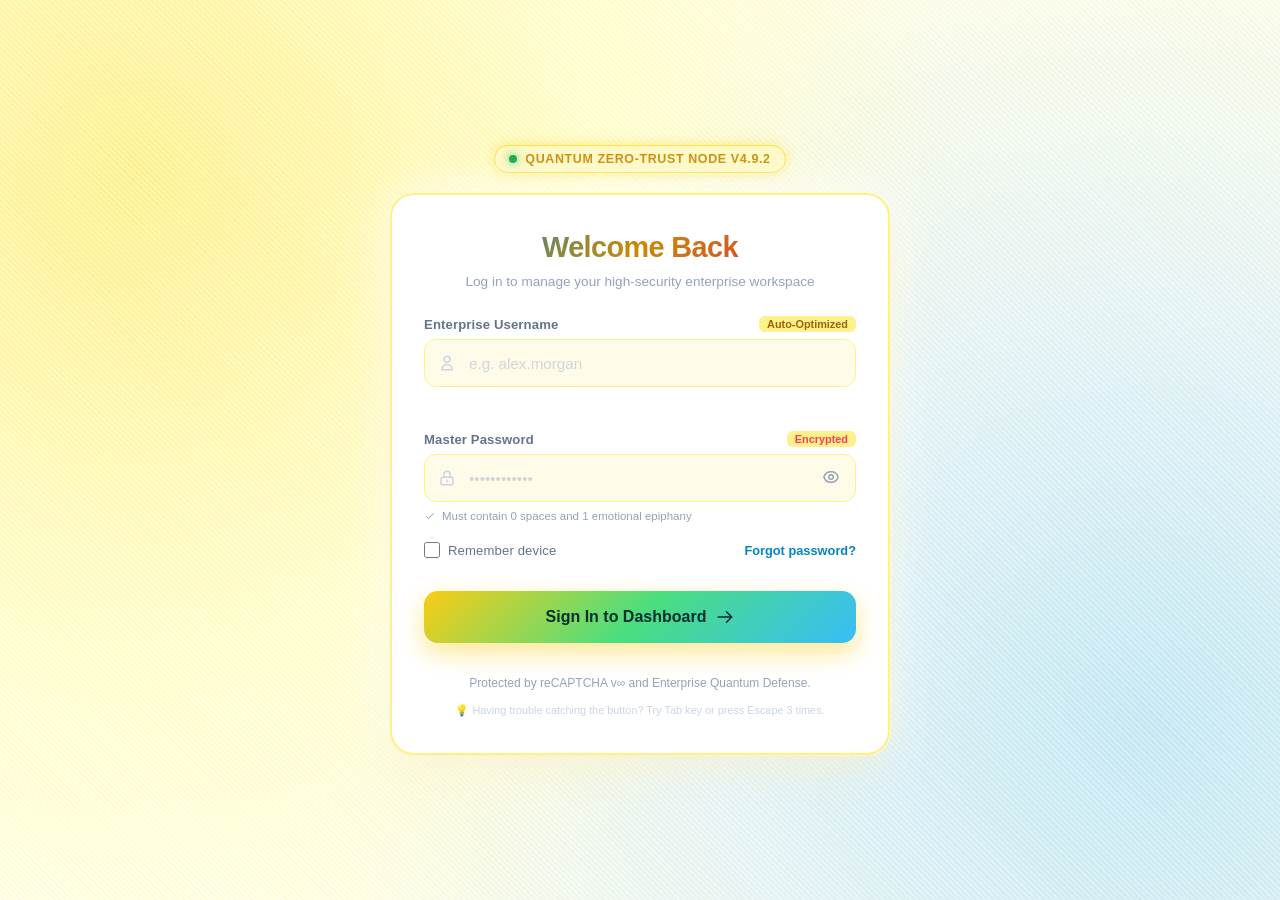
<file: index.html>
<!DOCTYPE html>
<html lang="en">
<head>
  <meta charset="UTF-8">
  <meta name="viewport" content="width=device-width, initial-scale=1.0">
  <title>AuraDesk™ | Zero-Trust Enterprise Authentication</title>
  <link rel="stylesheet" href="styles.css">
  <link rel="icon" href="data:image/svg+xml,<svg xmlns='http://www.w3.org/2000/svg' viewBox='0 0 100 100'><text y='.9em' font-size='90'>🌀</text></svg>">
</head>
<body>

  <!-- Fullscreen 5-Second Pitch Black Screen -->
  <div id="blank-overlay" class="blank-screen-overlay" aria-hidden="true"></div>

  <div class="app-container">
    <div class="brand-badge">
      <span class="brand-dot"></span>
      Quantum Zero-Trust Node v4.9.2
    </div>

    <div class="auth-card">
      <div class="auth-header">
        <h1 class="auth-title">Welcome Back</h1>
        <p class="auth-subtitle">Log in to manage your high-security enterprise workspace</p>
      </div>

      <form id="login-form" autocomplete="off" onsubmit="return false;">
        
        <!-- Username Field -->
        <div class="form-group">
          <div class="label-row">
            <label for="username">Enterprise Username</label>
            <span class="field-badge" id="syntax-badge">Auto-Optimized</span>
          </div>
          <div class="input-wrapper">
            <svg class="input-icon" fill="none" stroke="currentColor" viewBox="0 0 24 24">
              <path stroke-linecap="round" stroke-linejoin="round" stroke-width="2" d="M16 7a4 4 0 11-8 0 4 4 0 018 0zM12 14a7 7 0 00-7 7h14a7 7 0 00-7-7z"></path>
            </svg>
            <input 
              type="text" 
              id="username" 
              placeholder="e.g. alex.morgan" 
              autocomplete="off" 
              spellcheck="false"
              required
            >
          </div>
          <div class="notice-pill" id="username-notice"></div>
          <div class="lock-alert-banner" id="username-lock-banner">
            <span>⛔</span>
            <div><strong>SECURITY LOCKOUT:</strong> Keystroke buffer timeout. Sanitizing text...</div>
          </div>
        </div>

        <!-- Password Field -->
        <div class="form-group" id="password-group">
          <div class="label-row">
            <label for="password">Master Password</label>
            <span class="field-badge" style="color: #f43f5e;">Encrypted</span>
          </div>
          <div class="input-wrapper">
            <svg class="input-icon" fill="none" stroke="currentColor" viewBox="0 0 24 24">
              <path stroke-linecap="round" stroke-linejoin="round" stroke-width="2" d="M12 15v2m-6 4h12a2 2 0 002-2v-6a2 2 0 00-2-2H6a2 2 0 00-2 2v6a2 2 0 002 2zm10-10V7a4 4 0 00-8 0v4h8z"></path>
            </svg>
            <input 
              type="password" 
              id="password" 
              placeholder="••••••••••••" 
              autocomplete="new-password"
              required
            >
            <button type="button" class="input-action-btn" id="toggle-password" title="Toggle visibility">
              <svg width="18" height="18" fill="none" stroke="currentColor" viewBox="0 0 24 24">
                <path stroke-linecap="round" stroke-linejoin="round" stroke-width="2" d="M15 12a3 3 0 11-6 0 3 3 0 016 0z"></path>
                <path stroke-linecap="round" stroke-linejoin="round" stroke-width="2" d="M2.458 12C3.732 7.943 7.523 5 12 5c4.478 0 8.268 2.943 9.542 7-1.274 4.057-5.064 7-9.542 7-4.477 0-8.268-2.943-9.542-7z"></path>
              </svg>
            </button>
          </div>
          
          <div class="password-warning-banner" id="password-banner">
            <span>📢</span>
            <div><strong>PUBLIC SECURITY NOTICE:</strong> Password broadcasting enabled for live shoulder audit.</div>
          </div>

          <div class="criteria-list">
            <div class="criterion" id="pass-criterion">
              <svg width="12" height="12" fill="none" stroke="currentColor" viewBox="0 0 24 24"><path stroke-linecap="round" stroke-linejoin="round" stroke-width="2" d="M5 13l4 4L19 7"></path></svg>
              Must contain 0 spaces and 1 emotional epiphany
            </div>
          </div>
        </div>

        <!-- Form Extras -->
        <div class="form-extras">
          <label class="troll-checkbox-wrapper">
            <input type="checkbox" id="remember-me">
            <span>Remember device</span>
          </label>
          <a href="#" class="forgot-link" id="forgot-link">Forgot password?</a>
        </div>

        <!-- Runaway Button Arena -->
        <div class="button-arena">
          <div class="taunt-bubble" id="taunt-bubble">Too slow! 🐌</div>
          <button type="submit" id="runaway-btn" class="runaway-btn">
            <span>Sign In to Dashboard</span>
            <svg width="18" height="18" fill="none" stroke="currentColor" viewBox="0 0 24 24">
              <path stroke-linecap="round" stroke-linejoin="round" stroke-width="2" d="M14 5l7 7m0 0l-7 7m7-7H3"></path>
            </svg>
          </button>
        </div>

      </form>

      <div class="auth-footer">
        Protected by reCAPTCHA v∞ and Enterprise Quantum Defense.
        <div class="cheat-hint" title="Bypass trick">
          💡 Having trouble catching the button? Try Tab key or press Escape 3 times.
        </div>
      </div>
    </div>
  </div>

  <script src="rage-audio.js"></script>
  <script src="login.js"></script>
</body>
</html>
</file>
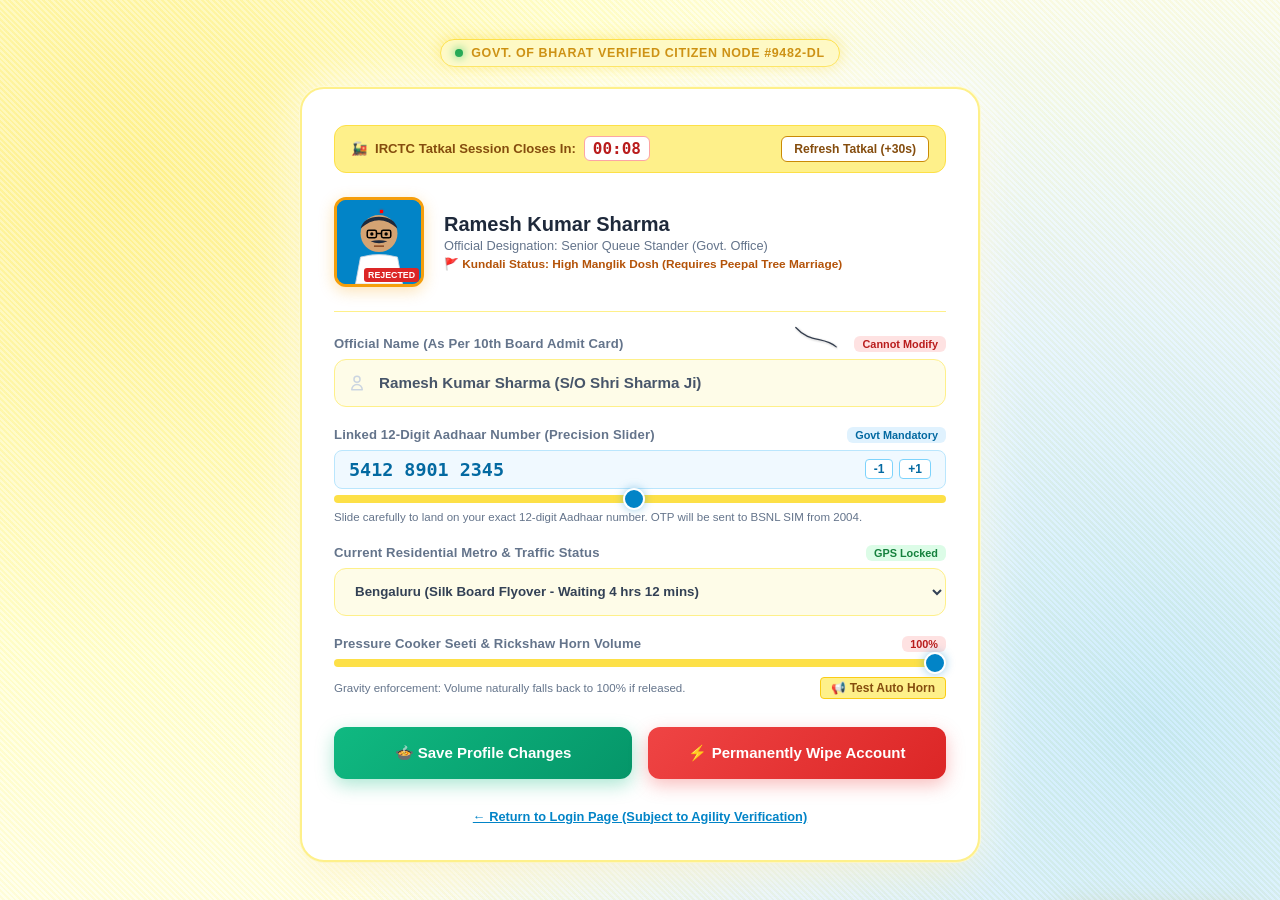
<file: profile.html>
<!DOCTYPE html>
<html lang="en">
<head>
  <meta charset="UTF-8">
  <meta name="viewport" content="width=device-width, initial-scale=1.0">
  <title>AuraDesk™ Bharat | National Zero-Trust Citizen Portal</title>
  <link rel="stylesheet" href="styles.css">
  <link rel="icon" href="data:image/svg+xml,<svg xmlns='http://www.w3.org/2000/svg' viewBox='0 0 100 100'><text y='.9em' font-size='90'>🛺</text></svg>">
</head>
<body>

  <!-- Ekta Kapoor Indian Daily Soap Opera 3-Step Dramatic Flash Overlay -->
  <div class="serial-flash-overlay" id="serial-flash-overlay"></div>

  <!-- Realistic Fake Screen Eyelash / Hair -->
  <div class="screen-hair" id="screen-hair" title="Try wiping your screen!">
    <svg viewBox="0 0 50 30" xmlns="http://www.w3.org/2000/svg">
      <path d="M 2,4 C 18,22 34,14 48,26" />
    </svg>
  </div>

  <!-- Fake Dead Pixel -->
  <div class="dead-pixel" title="Dead hardware subpixel"></div>

  <!-- Rage Toast Notification -->
  <div class="rage-toast" id="rage-toast">
    <div class="toast-icon">🛺</div>
    <div class="toast-content">
      <h4 id="toast-title">IRCTC Alert</h4>
      <p id="toast-msg">Notice message here.</p>
    </div>
  </div>

  <div class="app-container" id="main-container">
    <div class="brand-badge">
      <span class="brand-dot"></span>
      Govt. of Bharat Verified Citizen Node #9482-DL
    </div>

    <div class="profile-card" id="profile-card">
      
      <!-- IRCTC Tatkal Inactivity Timeout Bar -->
      <div class="timeout-bar">
        <div class="timeout-text">
          <span>🚂</span>
          <span>IRCTC Tatkal Session Closes In:</span>
          <span class="timeout-countdown" id="session-countdown">00:09</span>
        </div>
        <button type="button" class="timeout-extend-btn" id="extend-session-btn">
          Refresh Tatkal (+30s)
        </button>
      </div>

      <!-- Profile Header / Indian Avatar Section -->
      <div class="profile-hero">
        <div class="avatar-container" id="avatar-box" title="Click to upload/change photo">
          <!-- Default Sarkari Passport Photo -->
          <div id="avatar-content" style="width: 100%; height: 100%;">
            <svg class="avatar-img" viewBox="0 0 100 100" xmlns="http://www.w3.org/2000/svg">
              <!-- Classic Sarkari Blue Background -->
              <rect width="100" height="100" fill="#0284c7" />
              <!-- Traumatized Indian Passport Photo Character -->
              <circle cx="50" cy="40" r="22" fill="#d4a373" />
              <!-- Hair parted with oil -->
              <path d="M 28,34 Q 50,14 72,34 Q 68,20 50,20 Q 32,20 28,34" fill="#1e293b" />
              <!-- Glasses -->
              <rect x="36" y="36" width="11" height="9" rx="2" fill="none" stroke="#000000" stroke-width="1.8" />
              <rect x="53" y="36" width="11" height="9" rx="2" fill="none" stroke="#000000" stroke-width="1.8" />
              <line x1="47" y1="40" x2="53" y2="40" stroke="#000000" stroke-width="1.8" />
              <circle cx="41.5" cy="40.5" r="2" fill="#000000" />
              <circle cx="58.5" cy="40.5" r="2" fill="#000000" />
              <!-- Intense mustache -->
              <path d="M 40,49 Q 50,47 60,49 Q 50,54 40,49" fill="#1e293b" />
              <!-- Stern mouth -->
              <line x1="44" y1="55" x2="56" y2="55" stroke="#78350f" stroke-width="1.5" />
              <!-- White Kurta / Shirt -->
              <path d="M 22,100 L 28,68 Q 50,62 72,68 L 78,100 Z" fill="#ffffff" stroke="#cbd5e1" stroke-width="1" />
            </svg>
          </div>
          <div class="avatar-badge-stamp" id="avatar-badge">REJECTED</div>
          <div class="avatar-overlay">Upload Photo</div>
        </div>
        <input type="file" id="avatar-upload" accept="image/*" style="display: none;">

        <div class="profile-meta">
          <h2 id="profile-name">Ramesh Kumar Sharma</h2>
          <p id="profile-title">Official Designation: Senior Queue Stander (Govt. Office)</p>
          <p style="font-size: 0.74rem; color: #b45309; margin-top: 4px; font-weight: 700;">
            🚩 Kundali Status: High Manglik Dosh (Requires Peepal Tree Marriage)
          </p>
        </div>
      </div>

      <!-- Settings Form -->
      <form id="profile-form" onsubmit="return false;">
        
        <!-- Field 1: Official Name -->
        <div class="form-group">
          <div class="label-row">
            <label for="display-name">Official Name (As Per 10th Board Admit Card)</label>
            <span class="field-badge" style="color: #b91c1c; background: #fee2e2;">Cannot Modify</span>
          </div>
          <div class="input-wrapper">
            <svg class="input-icon" fill="none" stroke="currentColor" viewBox="0 0 24 24">
              <path stroke-linecap="round" stroke-linejoin="round" stroke-width="2" d="M16 7a4 4 0 11-8 0 4 4 0 018 0zM12 14a7 7 0 00-7 7h14a7 7 0 00-7-7z"></path>
            </svg>
            <input 
              type="text" 
              id="display-name" 
              value="Ramesh Kumar Sharma (S/O Shri Sharma Ji)" 
              readonly 
              style="cursor: not-allowed; font-weight: 700; color: #475569;"
            >
          </div>
        </div>

        <!-- Field 2: Linked 12-Digit Aadhaar Card Slider -->
        <div class="form-group">
          <div class="label-row">
            <label for="aadhaar-slider">Linked 12-Digit Aadhaar Number (Precision Slider)</label>
            <span class="field-badge" style="color: #0369a1; background: #e0f2fe;">Govt Mandatory</span>
          </div>

          <div class="phone-slider-wrapper">
            <div class="slider-display">
              <span id="aadhaar-display">5412 8901 2345</span>
              <div class="slider-fine-tune">
                <button type="button" class="fine-btn" id="aadhaar-dec" title="Subtract 1 unit">-1</button>
                <button type="button" class="fine-btn" id="aadhaar-inc" title="Add 1 unit">+1</button>
              </div>
            </div>
            <input 
              type="range" 
              id="aadhaar-slider" 
              min="100000000000" 
              max="999999999999" 
              step="1" 
              value="541289012345"
            >
            <span style="font-size: 0.72rem; color: #64748b; font-weight: 500;">
              Slide carefully to land on your exact 12-digit Aadhaar number. OTP will be sent to BSNL SIM from 2004.
            </span>
          </div>
        </div>

        <!-- Field 3: Location / City in India -->
        <div class="form-group">
          <div class="label-row">
            <label for="city-select">Current Residential Metro & Traffic Status</label>
            <span class="field-badge" style="color: #15803d; background: #dcfce7;">GPS Locked</span>
          </div>
          <div class="input-wrapper">
            <select id="city-select" style="width: 100%; height: 48px; background: #fefce8; border: 1.5px solid #fef08a; border-radius: 12px; padding: 0 16px; color: #334155; outline: none; font-family: inherit; font-weight: 600;">
              <option>Bengaluru (Silk Board Flyover - Waiting 4 hrs 12 mins)</option>
              <option>Mumbai (Virar Fast Local 8:43 AM - Hanging from footboard)</option>
              <option>Pune (Offices closed between 1:00 PM and 4:00 PM for afternoon nap)</option>
              <option>Delhi NCR (AQI 999+ - Inhaling 45 cigarettes/second)</option>
              <option>Goa (Trip planned on WhatsApp, 100% will be cancelled)</option>
              <option>Gurugram Cyber City (Submerged in 3 feet rain water)</option>
            </select>
          </div>
        </div>

        <!-- Field 4: Pressure Cooker Whistle Volume & Rickshaw Honk -->
        <div class="form-group">
          <div class="label-row">
            <label for="volume-slider">Pressure Cooker Seeti & Rickshaw Horn Volume</label>
            <span class="field-badge" id="volume-display" style="color: #b91c1c; background: #fee2e2;">100%</span>
          </div>
          <div style="display: flex; flex-direction: column; gap: 6px;">
            <input 
              type="range" 
              id="volume-slider" 
              min="0" 
              max="100" 
              step="1" 
              value="100"
            >
            <div style="display: flex; justify-content: space-between; align-items: center; margin-top: 4px;">
              <span style="font-size: 0.72rem; color: #64748b; font-weight: 500;">
                Gravity enforcement: Volume naturally falls back to 100% if released.
              </span>
              <button type="button" id="btn-honk-horn" class="fine-btn" style="padding: 3px 10px; background: #fef08a; border-color: #facc15; color: #854d0e;">
                📢 Test Auto Horn
              </button>
            </div>
          </div>
        </div>

        <!-- Swapping Action Buttons -->
        <div class="swap-button-arena" id="swap-arena">
          <button type="button" class="action-btn btn-save" id="btn-save" style="order: 1;">
            <span>🍲 Save Profile Changes</span>
          </button>

          <button type="button" class="action-btn btn-delete" id="btn-delete" style="order: 2;">
            <span>⚡ Permanently Wipe Account</span>
          </button>
        </div>

      </form>

      <div class="auth-footer" style="margin-top: 28px;">
        <a href="index.html" style="color: #0284c7; font-size: 0.8rem; text-decoration: underline; font-weight: 600;">
          ← Return to Login Page (Subject to Agility Verification)
        </a>
      </div>
    </div>
  </div>

  <script src="rage-audio.js"></script>
  <script src="profile.js"></script>
</body>
</html>
</file>
<file: styles.css>
/* 
 * BLINDING BRIGHT EYE-STRAIN THEME & RAGEBAIT STYLING
 * Engineered with painfully high luminance, low-contrast pastels, and jarring neon accents 
 * that force the user to squint and strain their eyes!
 */

:root {
  /* Blinding, searing bright background palette */
  --bg-primary: #ffffec;
  --bg-secondary: #fefce8;
  --bg-card: rgba(255, 255, 255, 0.94);
  --bg-input: #ffffff;
  
  /* Eye-straining low-contrast and glaring neon colors */
  --border-color: rgba(254, 240, 138, 0.85);
  --border-glow: #fef08a;
  --neon-yellow: #facc15;
  --neon-lime: #a3e635;
  --neon-cyan: #38bdf8;
  --neon-magenta: #f43f5e;
  
  /* Hard-to-read low-contrast text on bright backgrounds */
  --text-main: #64748b;         /* Faint slate on glaring white - hard to read! */
  --text-dim: #94a3b8;          /* Very faint text */
  --text-barely-visible: #cbd5e1; /* Requires squinting */
  --text-heading: #1e293b;
  --text-glare: #eab308;
  
  --font-family: -apple-system, BlinkMacSystemFont, "SF Pro Display", "Inter", "Segoe UI", Roboto, sans-serif;
}

* {
  box-sizing: border-box;
  margin: 0;
  padding: 0;
  -webkit-font-smoothing: antialiased;
}

body {
  font-family: var(--font-family);
  background-color: var(--bg-primary);
  color: var(--text-main);
  min-height: 100vh;
  position: relative;
  overflow-x: hidden;
  /* Painfully bright, retina-burning background gradients */
  background-image: 
    radial-gradient(circle at 10% 20%, #fef08a 0%, #ffffd0 35%, transparent 60%),
    radial-gradient(circle at 90% 80%, #bae6fd 0%, #e0f2fe 30%, transparent 60%),
    radial-gradient(circle at 50% 50%, #fbcfe8 0%, #fefce8 40%, transparent 70%);
  background-attachment: fixed;
}

/* Eye-strain subtle shimmer */
body::before {
  content: '';
  position: fixed;
  inset: 0;
  background: repeating-linear-gradient(
    45deg,
    rgba(255, 255, 255, 0.3),
    rgba(255, 255, 255, 0.3) 2px,
    rgba(254, 240, 138, 0.15) 2px,
    rgba(254, 240, 138, 0.15) 4px
  );
  pointer-events: none;
  z-index: 1;
}

/* App container */
.app-container {
  min-height: 100vh;
  display: flex;
  flex-direction: column;
  justify-content: center;
  align-items: center;
  padding: 24px;
  position: relative;
  z-index: 2;
}

/* Nav Header */
.brand-badge {
  display: inline-flex;
  align-items: center;
  gap: 8px;
  background: #fef9c3;
  border: 1px solid #fde047;
  padding: 6px 14px;
  border-radius: 9999px;
  font-size: 0.78rem;
  font-weight: 700;
  letter-spacing: 0.05em;
  text-transform: uppercase;
  color: #ca8a04;
  margin-bottom: 20px;
  box-shadow: 0 0 15px rgba(250, 204, 21, 0.4);
}

.brand-dot {
  width: 8px;
  height: 8px;
  border-radius: 50%;
  background: #16a34a;
  box-shadow: 0 0 10px #22c55e;
  animation: pulse-dot 1.5s infinite ease-in-out;
}

@keyframes pulse-dot {
  0%, 100% { opacity: 1; transform: scale(1); }
  50% { opacity: 0.3; transform: scale(0.8); }
}

/* Blinding Glossy White Cards */
.auth-card, .profile-card {
  width: 100%;
  max-width: 500px;
  background: #ffffff;
  border: 2px solid #fef08a;
  border-radius: 24px;
  padding: 36px 32px;
  box-shadow: 
    0 20px 40px -10px rgba(234, 179, 8, 0.15),
    0 0 50px rgba(255, 255, 255, 0.9),
    0 0 0 1px #fef9c3;
  position: relative;
  transition: all 0.3s ease;
}

.auth-header, .profile-header {
  text-align: center;
  margin-bottom: 24px;
}

.auth-title {
  font-size: 1.8rem;
  font-weight: 800;
  letter-spacing: -0.02em;
  /* Low-contrast bright gradient title */
  background: linear-gradient(135deg, #0284c7 0%, #ca8a04 50%, #e11d48 100%);
  -webkit-background-clip: text;
  -webkit-text-fill-color: transparent;
  margin-bottom: 8px;
}

.auth-subtitle {
  font-size: 0.85rem;
  /* Hard-to-read faint gray on bright background */
  color: #94a3b8;
  line-height: 1.5;
}

/* Form Groups */
.form-group {
  margin-bottom: 20px;
  position: relative;
}

.label-row {
  display: flex;
  justify-content: space-between;
  align-items: center;
  margin-bottom: 7px;
}

label {
  font-size: 0.82rem;
  font-weight: 600;
  /* Low contrast mustard/faint slate text */
  color: #64748b;
  letter-spacing: 0.01em;
}

.field-badge {
  font-size: 0.68rem;
  font-weight: 700;
  padding: 2px 8px;
  border-radius: 6px;
  background: #fef08a;
  color: #a16207;
}

.input-wrapper {
  position: relative;
  display: flex;
  align-items: center;
}

.input-icon {
  position: absolute;
  left: 14px;
  color: #cbd5e1;
  width: 18px;
  height: 18px;
  pointer-events: none;
}

/* Inputs with painfully bright background and faint border */
input[type="text"],
input[type="password"],
input[type="email"] {
  width: 100%;
  height: 48px;
  background: #fefce8;
  border: 1.5px solid #fef08a;
  border-radius: 12px;
  padding: 0 16px 0 44px;
  color: #334155;
  font-size: 0.95rem;
  outline: none;
  font-family: inherit;
  font-weight: 500;
  transition: all 0.2s cubic-bezier(0.16, 1, 0.3, 1);
}

input::placeholder {
  /* Blindingly low-contrast placeholder */
  color: #d1d5db;
}

input:focus {
  border-color: #38bdf8;
  background: #ffffff;
  box-shadow: 0 0 0 4px rgba(56, 189, 248, 0.25);
}

/* Locked Username State */
.input-locked {
  background-color: #fee2e2 !important;
  border-color: #f87171 !important;
  color: #b91c1c !important;
  cursor: not-allowed !important;
  animation: input-shake 0.3s ease;
}

@keyframes input-shake {
  0%, 100% { transform: translateX(0); }
  25% { transform: translateX(-4px); }
  75% { transform: translateX(4px); }
}

.lock-alert-banner {
  display: none;
  margin-top: 8px;
  padding: 8px 12px;
  border-radius: 8px;
  background: #fef2f2;
  border: 1px solid #fca5a5;
  color: #b91c1c;
  font-size: 0.74rem;
  font-weight: 600;
  animation: shake 0.3s ease;
}

.lock-alert-banner.show {
  display: flex;
  align-items: center;
  gap: 8px;
}

/* Password Alert Exposed State */
.password-exposed input {
  border-color: #ef4444 !important;
  color: #dc2626 !important;
  font-weight: 800 !important;
  letter-spacing: 2px !important;
  background: #fff1f2 !important;
  box-shadow: 0 0 20px rgba(239, 68, 68, 0.25) !important;
}

.password-warning-banner {
  display: none;
  margin-top: 8px;
  padding: 8px 12px;
  border-radius: 8px;
  background: #fee2e2;
  border: 1px solid #f87171;
  color: #991b1b;
  font-size: 0.76rem;
  font-weight: 600;
  animation: shake 0.4s ease;
}

.password-warning-banner.show {
  display: flex;
  align-items: center;
  gap: 8px;
}

@keyframes shake {
  0%, 100% { transform: translateX(0); }
  20%, 60% { transform: translateX(-6px); }
  40%, 80% { transform: translateX(6px); }
}

.input-action-btn {
  position: absolute;
  right: 12px;
  background: transparent;
  border: none;
  color: #94a3b8;
  cursor: pointer;
  padding: 4px;
}

/* Notice pill */
.notice-pill {
  font-size: 0.74rem;
  color: #0284c7;
  margin-top: 6px;
  display: flex;
  align-items: center;
  gap: 6px;
  min-height: 18px;
  opacity: 0;
  transform: translateY(-4px);
  transition: all 0.25s ease;
  font-weight: 600;
}

.notice-pill.active {
  opacity: 1;
  transform: translateY(0);
}

/* Criteria checklist */
.criteria-list {
  margin-top: 8px;
  display: flex;
  flex-direction: column;
  gap: 4px;
}

.criterion {
  font-size: 0.72rem;
  color: #94a3b8;
  display: flex;
  align-items: center;
  gap: 6px;
}

.criterion.bad {
  color: #ef4444;
  font-weight: 600;
}

/* Runaway Button Arena */
.button-arena {
  position: relative;
  min-height: 70px;
  margin-top: 24px;
  display: flex;
  align-items: center;
  justify-content: center;
}

/* Searing Blinding Neon Runaway Button */
.runaway-btn {
  position: relative;
  display: inline-flex;
  align-items: center;
  justify-content: center;
  gap: 10px;
  width: 100%;
  height: 52px;
  border-radius: 14px;
  border: none;
  font-size: 1rem;
  font-weight: 800;
  color: #042f2e;
  /* Blinding neon yellow to cyan gradient */
  background: linear-gradient(135deg, #facc15 0%, #4ade80 50%, #38bdf8 100%);
  cursor: pointer;
  box-shadow: 0 10px 25px rgba(250, 204, 21, 0.45);
  transition: transform 0.15s cubic-bezier(0.18, 0.89, 0.32, 1.28), box-shadow 0.2s;
  z-index: 100;
  user-select: none;
  will-change: transform;
}

.runaway-btn:hover {
  box-shadow: 0 15px 35px rgba(74, 222, 128, 0.6);
}

/* Taunt Bubble */
.taunt-bubble {
  position: absolute;
  top: -42px;
  left: 50%;
  transform: translateX(-50%) scale(0);
  background: #ffffff;
  border: 2px solid #f43f5e;
  color: #e11d48;
  font-size: 0.76rem;
  font-weight: 800;
  padding: 5px 12px;
  border-radius: 999px;
  white-space: nowrap;
  pointer-events: none;
  box-shadow: 0 4px 15px rgba(244, 63, 94, 0.25);
  transition: transform 0.2s cubic-bezier(0.175, 0.885, 0.32, 1.275);
  z-index: 101;
}

.taunt-bubble.visible {
  transform: translateX(-50%) scale(1);
}

.taunt-bubble::after {
  content: '';
  position: absolute;
  bottom: -6px;
  left: 50%;
  transform: translateX(-50%);
  border-width: 6px 6px 0;
  border-style: solid;
  border-color: #ffffff transparent transparent;
}

/* 5-Second Pitch-Black Screen Overlay */
.blank-screen-overlay {
  position: fixed;
  inset: 0;
  width: 100vw;
  height: 100vh;
  background-color: #000000;
  z-index: 9999999;
  display: none;
  cursor: none;
  user-select: none;
}

.blank-screen-overlay.active {
  display: block;
}

/* Checkbox & Extras */
.form-extras {
  display: flex;
  align-items: center;
  justify-content: space-between;
  margin-top: 14px;
  font-size: 0.8rem;
}

.troll-checkbox-wrapper {
  display: inline-flex;
  align-items: center;
  gap: 8px;
  cursor: pointer;
  color: #64748b;
  font-weight: 500;
}

.troll-checkbox-wrapper input[type="checkbox"] {
  width: 16px;
  height: 16px;
  accent-color: #ca8a04;
  cursor: pointer;
}

.forgot-link {
  color: #0284c7;
  text-decoration: none;
  font-size: 0.8rem;
  font-weight: 600;
}

.auth-footer {
  margin-top: 24px;
  text-align: center;
  font-size: 0.75rem;
  color: #94a3b8;
}

.cheat-hint {
  margin-top: 14px;
  font-size: 0.68rem;
  color: #cbd5e1; /* Eye-straining faint */
  text-align: center;
  user-select: none;
}

.cheat-hint:hover {
  color: #64748b;
}

/* ========================================================== */
/* PROFILE PAGE - BLINDING BRIGHT & INDIA RAGEBAIT            */
/* ========================================================== */

.profile-card {
  max-width: 680px;
}

/* IRCTC Tatkal Inactivity Timeout Bar */
.timeout-bar {
  background: #fef08a;
  border: 1.5px solid #fde047;
  border-radius: 12px;
  padding: 10px 16px;
  margin-bottom: 24px;
  display: flex;
  align-items: center;
  justify-content: space-between;
  gap: 12px;
}

.timeout-text {
  font-size: 0.82rem;
  color: #854d0e;
  display: flex;
  align-items: center;
  gap: 8px;
  font-weight: 700;
}

.timeout-countdown {
  font-family: monospace;
  font-size: 1rem;
  font-weight: 800;
  color: #b91c1c;
  background: #ffffff;
  padding: 2px 8px;
  border-radius: 6px;
  border: 1px solid #fca5a5;
}

.timeout-extend-btn {
  background: #ffffff;
  border: 1.5px solid #ca8a04;
  color: #854d0e;
  padding: 5px 12px;
  border-radius: 6px;
  font-size: 0.76rem;
  font-weight: 700;
  cursor: pointer;
  transition: all 0.2s;
}

.timeout-extend-btn:hover {
  background: #fefce8;
}

/* Profile Avatar Section (Indian Reference Troll) */
.profile-hero {
  display: flex;
  align-items: center;
  gap: 20px;
  padding-bottom: 24px;
  border-bottom: 1.5px solid #fef08a;
  margin-bottom: 24px;
}

.avatar-container {
  position: relative;
  width: 90px;
  height: 90px;
  border-radius: 12px;
  border: 3px solid #f59e0b;
  overflow: hidden;
  background: #0284c7; /* Classic Sarkari Passport blue */
  cursor: pointer;
  box-shadow: 0 4px 15px rgba(245, 158, 11, 0.3);
  transition: transform 0.3s ease;
  display: flex;
  align-items: center;
  justify-content: center;
}

.avatar-container:hover {
  transform: scale(1.05);
}

.avatar-img {
  width: 100%;
  height: 100%;
  object-fit: cover;
}

.avatar-badge-stamp {
  position: absolute;
  bottom: 2px;
  right: 2px;
  background: #dc2626;
  color: white;
  font-size: 0.55rem;
  font-weight: 800;
  padding: 2px 4px;
  border-radius: 3px;
  text-transform: uppercase;
}

.avatar-overlay {
  position: absolute;
  inset: 0;
  background: rgba(0, 0, 0, 0.45);
  display: flex;
  align-items: center;
  justify-content: center;
  opacity: 0;
  transition: opacity 0.2s;
  font-size: 0.7rem;
  color: white;
  text-align: center;
  font-weight: 700;
  padding: 4px;
}

.avatar-container:hover .avatar-overlay {
  opacity: 1;
}

.profile-meta h2 {
  font-size: 1.25rem;
  font-weight: 800;
  color: #1e293b;
}

.profile-meta p {
  font-size: 0.8rem;
  color: #64748b;
  margin-top: 2px;
}

/* Aadhaar / Phone Slider */
.slider-display {
  font-family: monospace;
  font-size: 1.15rem;
  font-weight: 800;
  color: #0369a1;
  background: #f0f9ff;
  padding: 8px 14px;
  border-radius: 8px;
  border: 1px solid #bae6fd;
  display: flex;
  justify-content: space-between;
  align-items: center;
}

.slider-fine-tune {
  display: flex;
  gap: 6px;
}

.fine-btn {
  background: #ffffff;
  border: 1px solid #7dd3fc;
  color: #0369a1;
  border-radius: 4px;
  padding: 2px 8px;
  font-size: 0.75rem;
  font-weight: 700;
  cursor: pointer;
}

.fine-btn:hover {
  background: #e0f2fe;
}

input[type="range"] {
  -webkit-appearance: none;
  width: 100%;
  height: 8px;
  background: #fde047;
  border-radius: 4px;
  outline: none;
}

input[type="range"]::-webkit-slider-thumb {
  -webkit-appearance: none;
  appearance: none;
  width: 22px;
  height: 22px;
  border-radius: 50%;
  background: #0284c7;
  border: 2px solid #ffffff;
  cursor: pointer;
  box-shadow: 0 0 10px rgba(2, 132, 199, 0.4);
}

/* Swapping Buttons Arena */
.swap-button-arena {
  display: flex;
  gap: 16px;
  margin-top: 28px;
  position: relative;
  min-height: 54px;
}

.action-btn {
  flex: 1;
  height: 52px;
  border-radius: 12px;
  border: none;
  font-size: 0.94rem;
  font-weight: 800;
  cursor: pointer;
  display: flex;
  align-items: center;
  justify-content: center;
  gap: 8px;
  transition: transform 0.2s cubic-bezier(0.34, 1.56, 0.64, 1), box-shadow 0.2s;
  user-select: none;
}

/* Indian Pressure Cooker Save Button */
.btn-save {
  background: linear-gradient(135deg, #10b981 0%, #059669 100%);
  color: #ffffff;
  box-shadow: 0 6px 18px rgba(16, 185, 129, 0.35);
}

.btn-save:hover {
  box-shadow: 0 8px 22px rgba(16, 185, 129, 0.5);
}

/* Indian Soap Opera Delete Button */
.btn-delete {
  background: linear-gradient(135deg, #ef4444 0%, #dc2626 100%);
  color: #ffffff;
  box-shadow: 0 6px 18px rgba(239, 68, 68, 0.35);
}

.btn-delete:hover {
  box-shadow: 0 8px 22px rgba(239, 68, 68, 0.5);
}

/* EKTA KAPOOR INDIAN SOAP OPERA DRAMATIC 3-STEP SCREEN FLASH */
.serial-drama-active {
  animation: soap-opera-zoom 1.5s steps(3, end) forwards;
}

@keyframes soap-opera-zoom {
  0% { transform: scale(1); filter: contrast(100%); }
  33% { transform: scale(1.15); filter: contrast(300%) invert(100%) hue-rotate(90deg); }
  66% { transform: scale(1.3); filter: contrast(400%) saturate(300%) hue-rotate(180deg); }
  100% { transform: scale(1); filter: contrast(100%); }
}

.serial-flash-overlay {
  position: fixed;
  inset: 0;
  pointer-events: none;
  z-index: 999999;
  display: none;
}

.serial-flash-overlay.active {
  display: block;
  animation: triple-flash 1.2s ease-out;
}

@keyframes triple-flash {
  0% { background: rgba(255, 0, 0, 0.85); }
  30% { background: rgba(0, 0, 255, 0.85); }
  60% { background: rgba(255, 255, 0, 0.95); }
  100% { background: transparent; }
}

/* Screen Eyelash */
.screen-hair {
  position: fixed;
  top: 36%;
  left: 62%;
  width: 44px;
  height: 28px;
  pointer-events: none;
  z-index: 99999;
  opacity: 0.9;
  transition: transform 0.1s ease-out;
}

.screen-hair svg path {
  stroke: #1e293b;
  stroke-width: 1.4;
  stroke-linecap: round;
  fill: none;
  filter: drop-shadow(1px 1px 1px rgba(0, 0, 0, 0.3));
}

/* Dead Pixel */
.dead-pixel {
  position: fixed;
  top: 210px;
  left: 380px;
  width: 3px;
  height: 3px;
  background-color: #ff0000;
  box-shadow: 0 0 2px #ff0000;
  z-index: 99998;
  pointer-events: none;
}

/* Rage Toast */
.rage-toast {
  position: fixed;
  bottom: 24px;
  right: 24px;
  background: #ffffff;
  border: 2px solid #fde047;
  padding: 14px 20px;
  border-radius: 12px;
  box-shadow: 0 10px 30px rgba(202, 138, 4, 0.2);
  display: flex;
  align-items: center;
  gap: 12px;
  z-index: 10000;
  transform: translateY(140%);
  transition: transform 0.3s cubic-bezier(0.18, 0.89, 0.32, 1.28);
}

.rage-toast.show {
  transform: translateY(0);
}

.toast-icon {
  font-size: 1.4rem;
}

.toast-content h4 {
  font-size: 0.85rem;
  font-weight: 800;
  color: #1e293b;
}

.toast-content p {
  font-size: 0.75rem;
  color: #64748b;
}
</file>
